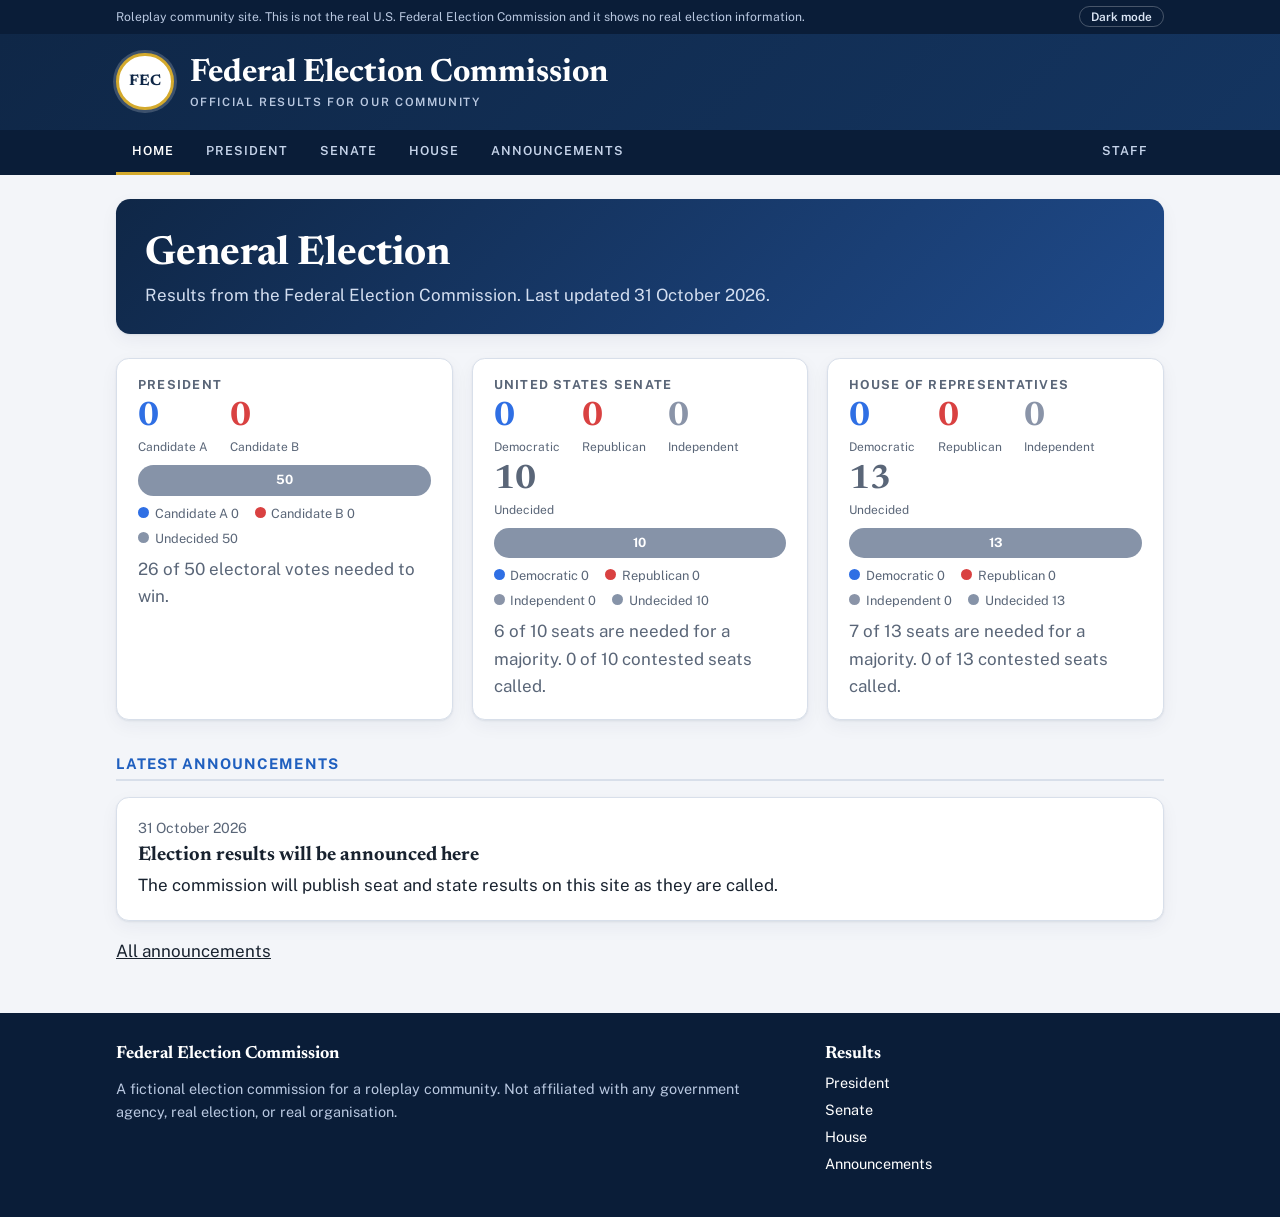
<file: index.html>
<!doctype html><html lang="en"><head><meta charset="utf-8">
<meta name="viewport" content="width=device-width,initial-scale=1">
<title>Federal Election Commission</title>
<meta property="og:type" content="website">
<meta property="og:site_name" content="Federal Election Commission">
<meta property="og:title" content="Federal Election Commission">
<meta property="og:description" content="Roleplay community election results">
<meta name="theme-color" content="#112e51">
<link href="https://fonts.googleapis.com/css2?family=Newsreader:opsz,wght@6..72,500;6..72,700&family=Public+Sans:wght@400;600&display=swap" rel="stylesheet">
<script>try{var t=localStorage.getItem("theme");if(t)document.documentElement.dataset.theme=t}catch(e){}</script>
<link rel="stylesheet" href="style.css?v=4"></head>
<body><div id="app"></div><script src="config.js?v=4"></script><script src="app.js?v=4"></script></body></html>
</file>
<file: style.css>
:root{--navy:#0f2747;--navy2:#1f4a8a;--gold:#d4aa2d;--bg:#f3f5f9;--card:#fff;--p:#eef2f8;--l:#d8dfea;--t:#18222f;--m:#5a6678;--a:#1f5fbf;--ah:#154a96;--oa:#fff;--pend:#8693a8;--er:#b42318;--ok:#2e7d32;--sh:0 1px 2px #0f274714,0 6px 18px #0f27470d;--sans:"Public Sans",system-ui,sans-serif;--serif:"Newsreader",Georgia,serif;color-scheme:light}
:root[data-theme="dark"]{--bg:#0a111e;--card:#121c30;--p:#0f1829;--l:#243350;--t:#e8eef8;--m:#9aa8c2;--a:#6aa6ff;--ah:#8fbcff;--oa:#07101f;--pend:#55627f;--er:#ff8a80;--ok:#6fdc9c;--sh:0 1px 2px #0006;color-scheme:dark}
@media(prefers-color-scheme:dark){:root:not([data-theme="light"]){--bg:#0a111e;--card:#121c30;--p:#0f1829;--l:#243350;--t:#e8eef8;--m:#9aa8c2;--a:#6aa6ff;--ah:#8fbcff;--oa:#07101f;--pend:#55627f;--er:#ff8a80;--ok:#6fdc9c;--sh:0 1px 2px #0006;color-scheme:dark}}
*{box-sizing:border-box}
body{margin:0;background:var(--bg);color:var(--t);font:400 1.0625rem/1.6 var(--sans)}
a{color:inherit;text-decoration:none}.ul{text-decoration:underline;margin-right:.8rem}
:focus-visible{outline:3px solid #2491ff;outline-offset:2px}
.w{max-width:68rem;margin:0 auto;padding:0 1.25rem}
h1,h2,h3{font-family:var(--serif);color:var(--t);line-height:1.15;margin:.3rem 0}
h1{font-size:clamp(1.8rem,4vw,2.5rem);margin:1.6rem 0 .8rem}
.disc0{background:#0a1d38;color:#b9c8e0;font-size:.76rem;padding:.4rem 0}.disc0 .w{display:flex;justify-content:space-between;gap:1rem;align-items:center}
.tgl{background:transparent;color:#dbe6f5;border:1px solid #ffffff40;padding:.15rem .7rem;font-size:.74rem;border-radius:99px;white-space:nowrap}.tgl:hover{background:#ffffff1a}
.top{background:linear-gradient(135deg,var(--navy),#143561);color:#fff}
.bar{display:flex;align-items:center;padding-top:1.2rem;padding-bottom:1.2rem}
.brand{display:flex;align-items:center;gap:1rem}.brand img{height:3.6rem}
.brand b{display:block;font:700 clamp(1.4rem,3.6vw,2rem)/1.15 var(--serif)}
.brand small{display:block;font:600 .72rem var(--sans);text-transform:uppercase;letter-spacing:.14em;color:#b9c8e0;margin-top:.2rem}
.seal{width:3.6rem;height:3.6rem;border-radius:50%;background:#fff;color:var(--navy);border:3px solid var(--gold);display:flex;align-items:center;justify-content:center;font:700 .95rem var(--serif);flex:none;box-shadow:0 0 0 3px #ffffff30}
.cats{background:#0a1d38;overflow-x:auto}.cats .w{display:flex}
.cats a{color:#c6d4ea;padding:.85rem 1rem;font:600 .78rem var(--sans);text-transform:uppercase;letter-spacing:.08em;white-space:nowrap;border-bottom:3px solid transparent}
.cats a:hover{color:#fff;background:#ffffff12}.cats a.on{color:#fff;border-color:var(--gold)}.cats a.gap{margin-left:auto}
main{padding-bottom:1rem}
.hero{background:linear-gradient(135deg,var(--navy),var(--navy2));color:#fff;border-radius:.9rem;padding:1.6rem 1.8rem;margin:1.5rem 0;box-shadow:var(--sh)}
.hero h1{color:#fff;margin:.5rem 0 .2rem}.hero p{margin:0;color:#d3def0}
.pill{display:inline-block;font:700 .68rem var(--sans);text-transform:uppercase;letter-spacing:.08em;padding:.2rem .7rem;border-radius:99px;background:var(--p);border:1px solid var(--l);color:var(--m);vertical-align:middle}
.pill.live{background:var(--gold);border-color:var(--gold);color:#1a1405}.pill.on{background:var(--ok);border-color:var(--ok);color:#fff}
.lede{font:500 1.15rem/1.5 var(--serif);color:var(--m);margin:.3rem 0 1.2rem}
.sh{font:700 .92rem var(--sans);color:var(--a);text-transform:uppercase;letter-spacing:.07em;border-bottom:2px solid var(--l);padding-bottom:.4rem;margin:2.2rem 0 1rem}
.sh small{font-weight:400;text-transform:none;letter-spacing:0;color:var(--m);margin-left:.4rem}
.cards3{display:grid;gap:1.2rem;grid-template-columns:repeat(auto-fill,minmax(17.5rem,1fr))}
.card2,.box{background:var(--card);border:1px solid var(--l);border-radius:.8rem;box-shadow:var(--sh)}
.card2{padding:1.1rem 1.3rem 1.2rem}.card2 h3{font:700 .78rem var(--sans);text-transform:uppercase;letter-spacing:.1em;color:var(--m);margin:0 0 .6rem}
a.card2:hover{border-color:var(--a);transform:translateY(-2px);transition:.15s}.card2 p{margin:.3rem 0 0}
.box{padding:1.1rem 1.3rem;max-width:44rem;margin:1rem 0}.box.wide{max-width:none}
.nums{display:flex;flex-wrap:wrap;gap:.4rem 1.4rem;margin-bottom:.5rem}
.nums div{display:flex;flex-direction:column}.nums b{font:700 2.1rem/1 var(--serif)}.nums span{font-size:.75rem;color:var(--m);margin-top:.2rem}
.mut,small{color:var(--m)}
.bar2{display:flex;height:1.9rem;border-radius:99px;overflow:hidden;background:var(--l);margin:.5rem 0}
.bar2 span{display:flex;align-items:center;justify-content:center;color:#fff;font-weight:700;font-size:.8rem}
.leg2{display:flex;flex-wrap:wrap;gap:.3rem 1rem;font-size:.8rem;color:var(--m);margin-bottom:.4rem}
.leg2 i{display:inline-block;width:.7rem;height:.7rem;border-radius:50%;margin-right:.35rem}
.st{font:700 .66rem var(--sans);text-transform:uppercase;letter-spacing:.06em;padding:.18rem .55rem;border-radius:99px;border:1px solid var(--l);color:var(--m);background:var(--p);white-space:nowrap}
.st-called{background:var(--ok);color:#fff;border-color:var(--ok)}.st-recount{border-color:#b26a00;color:#b26a00;background:transparent}
.chip{display:inline-block;color:#fff;font-size:.72rem;font-weight:700;padding:.12rem .6rem;border-radius:99px}
.win{font-weight:600;font-size:1.05rem}
.tw{overflow-x:auto;border-radius:.8rem;border:1px solid var(--l);box-shadow:var(--sh);background:var(--card)}
.rt{width:100%;border-collapse:collapse;min-width:40rem}
.rt th{background:var(--navy);color:#fff;text-align:left;font:600 .72rem var(--sans);text-transform:uppercase;letter-spacing:.07em;padding:.7rem .9rem}
.rt td{padding:.7rem .9rem;border-top:1px solid var(--l);vertical-align:top}.rt tbody tr:nth-child(even) td{background:var(--p)}
.map{display:grid;grid-template-columns:repeat(12,minmax(0,1fr));gap:.3rem;max-width:46rem;margin:1rem auto}
.tile{aspect-ratio:1;border:0;border-radius:.3rem;color:#fff;font:700 .8rem var(--sans);display:flex;flex-direction:column;align-items:center;justify-content:center;cursor:pointer;padding:0}
.tile small{font-weight:400;font-size:.62rem;color:#ffffffd9}.tile:hover{filter:brightness(1.15)}.tile.st-recount{outline:2px dashed #e0a030}
.ann{background:var(--card);border:1px solid var(--l);border-radius:.8rem;box-shadow:var(--sh);padding:1rem 1.3rem;margin-bottom:.8rem}.ann h3{margin:.2rem 0}.ann p{margin:.3rem 0;max-width:44rem}
label{display:block;font-weight:600;margin:.9rem 0 .25rem}
input,select,textarea{width:100%;padding:.6rem .75rem;border:1px solid var(--l);border-radius:.5rem;background:var(--bg);color:var(--t);font:inherit}
textarea{min-height:7rem}
.ck{display:flex;align-items:center;gap:.5rem;font-weight:600;margin:.4rem 0}.ck input{width:auto}.clsrow{display:flex;gap:1.4rem;flex-wrap:wrap}
button{background:var(--a);color:var(--oa);border:0;border-radius:.5rem;padding:.6rem 1.2rem;font:600 .95rem var(--sans);cursor:pointer}
button:hover{background:var(--ah)}.dng{background:#b42318;color:#fff}.dng:hover{background:#8b1a12}
.jump{display:flex;flex-wrap:wrap;gap:.4rem;margin:.5rem 0}.jump button{background:var(--p);color:var(--t);border:1px solid var(--l);padding:.3rem .8rem;font-size:.8rem;border-radius:99px}.jump button:hover{background:var(--l)}
.err{color:var(--er)}.ok{color:var(--ok)}
.et{border-collapse:collapse;width:100%;min-width:46rem}.et th{text-align:left;font-size:.76rem;color:var(--m);padding:.4rem .3rem}.et td{padding:.2rem}
.et input,.et select{padding:.35rem .5rem;font-size:.85rem;min-width:5.5rem}
.row{display:flex;justify-content:space-between;gap:1rem;align-items:center;padding:.6rem 0;border-top:1px solid var(--l)}
footer{background:#0a1d38;color:#b9c8e0;margin-top:3rem;padding:2rem 0 2.5rem;font-size:.9rem}
footer b{display:block;color:#fff;font:700 1.1rem var(--serif);margin-bottom:.4rem}footer a{display:block;color:#fff;padding:.12rem 0}footer a:hover{text-decoration:underline}
.fcols{display:grid;grid-template-columns:2fr 1fr;gap:2rem}@media(max-width:600px){.fcols{grid-template-columns:1fr}.disc0 .w{flex-direction:column;gap:.3rem}}
</file>
